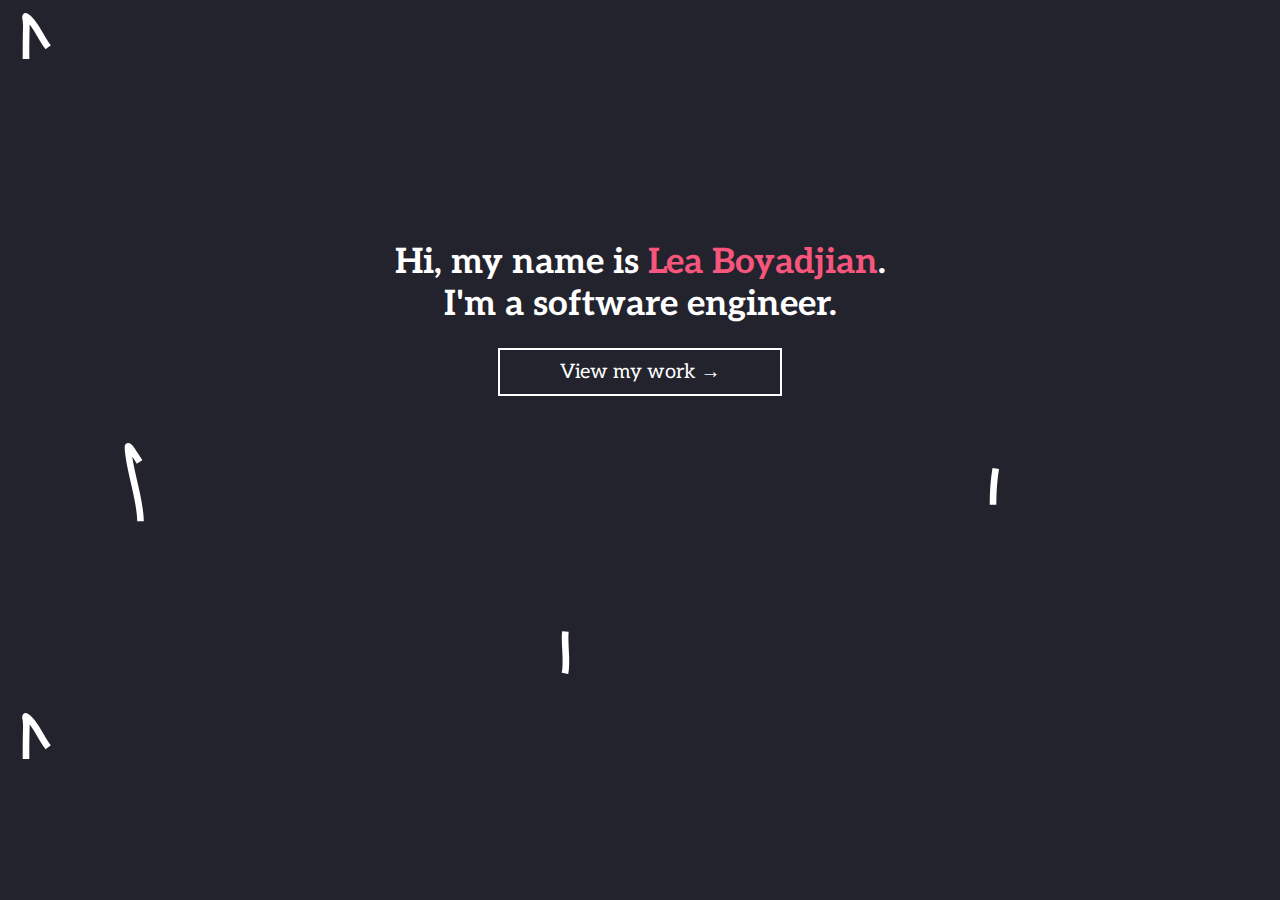
<file: index.html>
<!DOCTYPE html>
<html lang="en">
<head>
<meta charset="utf-8" />
<meta name="viewport" content="width=device-width, initial-scale=1.0">
    <title>Lea Boyadjian</title>
    <link href="assests/css/index_stylesheet.css" rel="stylesheet" type="text/css">
    <link href='https://fonts.googleapis.com/css?family=Aleo' rel='stylesheet'>
    <link rel="shortcut icon" href="favicon.png">
</head>
<body>

<div id="center"> 
    <h1 id="title"> Hi, my name is <span id="name"> Lea Boyadjian</span>. <br> I'm a software engineer.</h1>
    <a class="ghost-button" href="about.html">View my work →</a>
</div>
    
</body>
</html>
</file>
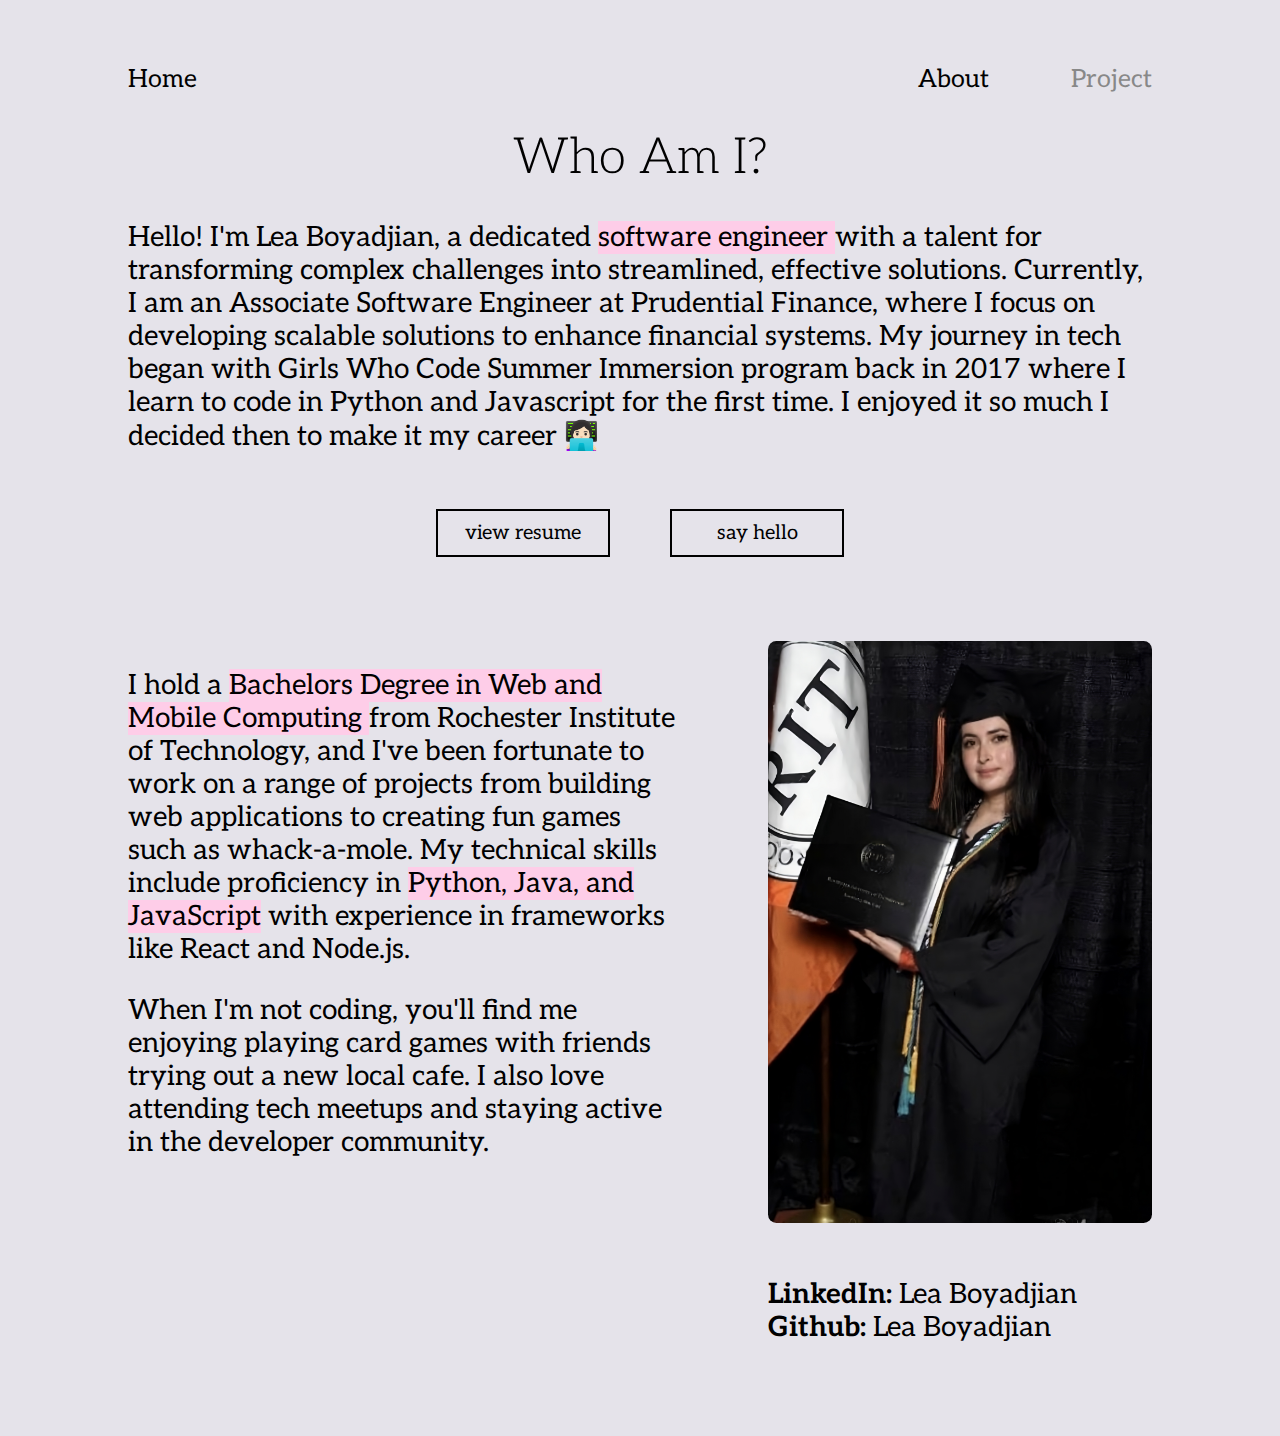
<file: about.html>
<!DOCTYPE html>
<html lang="en">
<head>
<meta charset="utf-8" />
    <title>About Me</title>
    <link href="assests/css/about_stylesheet.css" rel="stylesheet" type="text/css">
    <link href="https://fonts.googleapis.com/css2?family=Aleo:wght@300&display=swap" rel="stylesheet">
    <link rel="shortcut icon" href="favicon.png">
</head>
<body>
    
    
<div id="wrapper">
<!--    my nav bar-->
    <nav>
        <div id="home"> 
            <a href="index.html">Home</a>
        </div>
        <div id="links">
            <a href="about.html" id="active">About</a>
            <a href="portfolio.html">Project</a>
        </div>
    </nav>
    
    
    <h1 class="heading"> Who Am I?</h1>
    <div class="intro">
        <p> 
            Hello! I'm Lea Boyadjian, a dedicated <mark> software engineer </mark> with a talent for 
            transforming complex challenges into streamlined, effective solutions. 
            Currently, I am an Associate Software Engineer at Prudential Finance, where I 
            focus on developing scalable solutions to enhance financial systems. 
            My journey in tech began with Girls Who Code Summer Immersion program back in 2017
             where I learn to code in Python and Javascript for the first time. 
             I enjoyed it so much I decided then to make it my career 👩🏻‍💻
        </p>  
<!--    the buttons-->
        <div id="external">
            <a href="assests/pdf/resume.pdf" id="resume"> view resume</a>
            <a href="mailto:lea.a.boyadjian@gmail.com" id="email"> say hello</a>
        </div>
        
        <div id="aboutWrapper">
            <div id="bio">
                <p>
                    I hold a <mark> Bachelors Degree in Web and Mobile Computing </mark> from 
                    Rochester Institute of Technology, and I've been fortunate to work on a 
                    range of projects from building web applications to creating fun games such as whack-a-mole.
                     My technical skills include proficiency in <mark>Python, Java, and JavaScript</mark> with experience 
                     in frameworks like React and Node.js.  
                </p>
                
                <p> 
                    When I'm not coding, you'll find me enjoying playing card games with friends trying out a new local cafe.
                     I also love attending tech meetups and staying active in the developer community.
                </p>
            </div>
            <div id="social">
                <img id="portrait" src="assests/media/me.jpeg" alt="Lea Boyadjian">
                <p>
                <b>LinkedIn:</b>
                <a href="https://www.linkedin.com/in/lea-boyadjian/">Lea Boyadjian</a>
                <br>
                <b>Github:</b>
                <a href="https://github.com/lb5255">Lea Boyadjian</a>
                </p>
            </div>
<!--closes the about wrapper-->
        </div>
<!--closes the intro tag  -->
    </div> 
<!--closes the wrapper tag-->
</div>
</body>
</html>
</file>
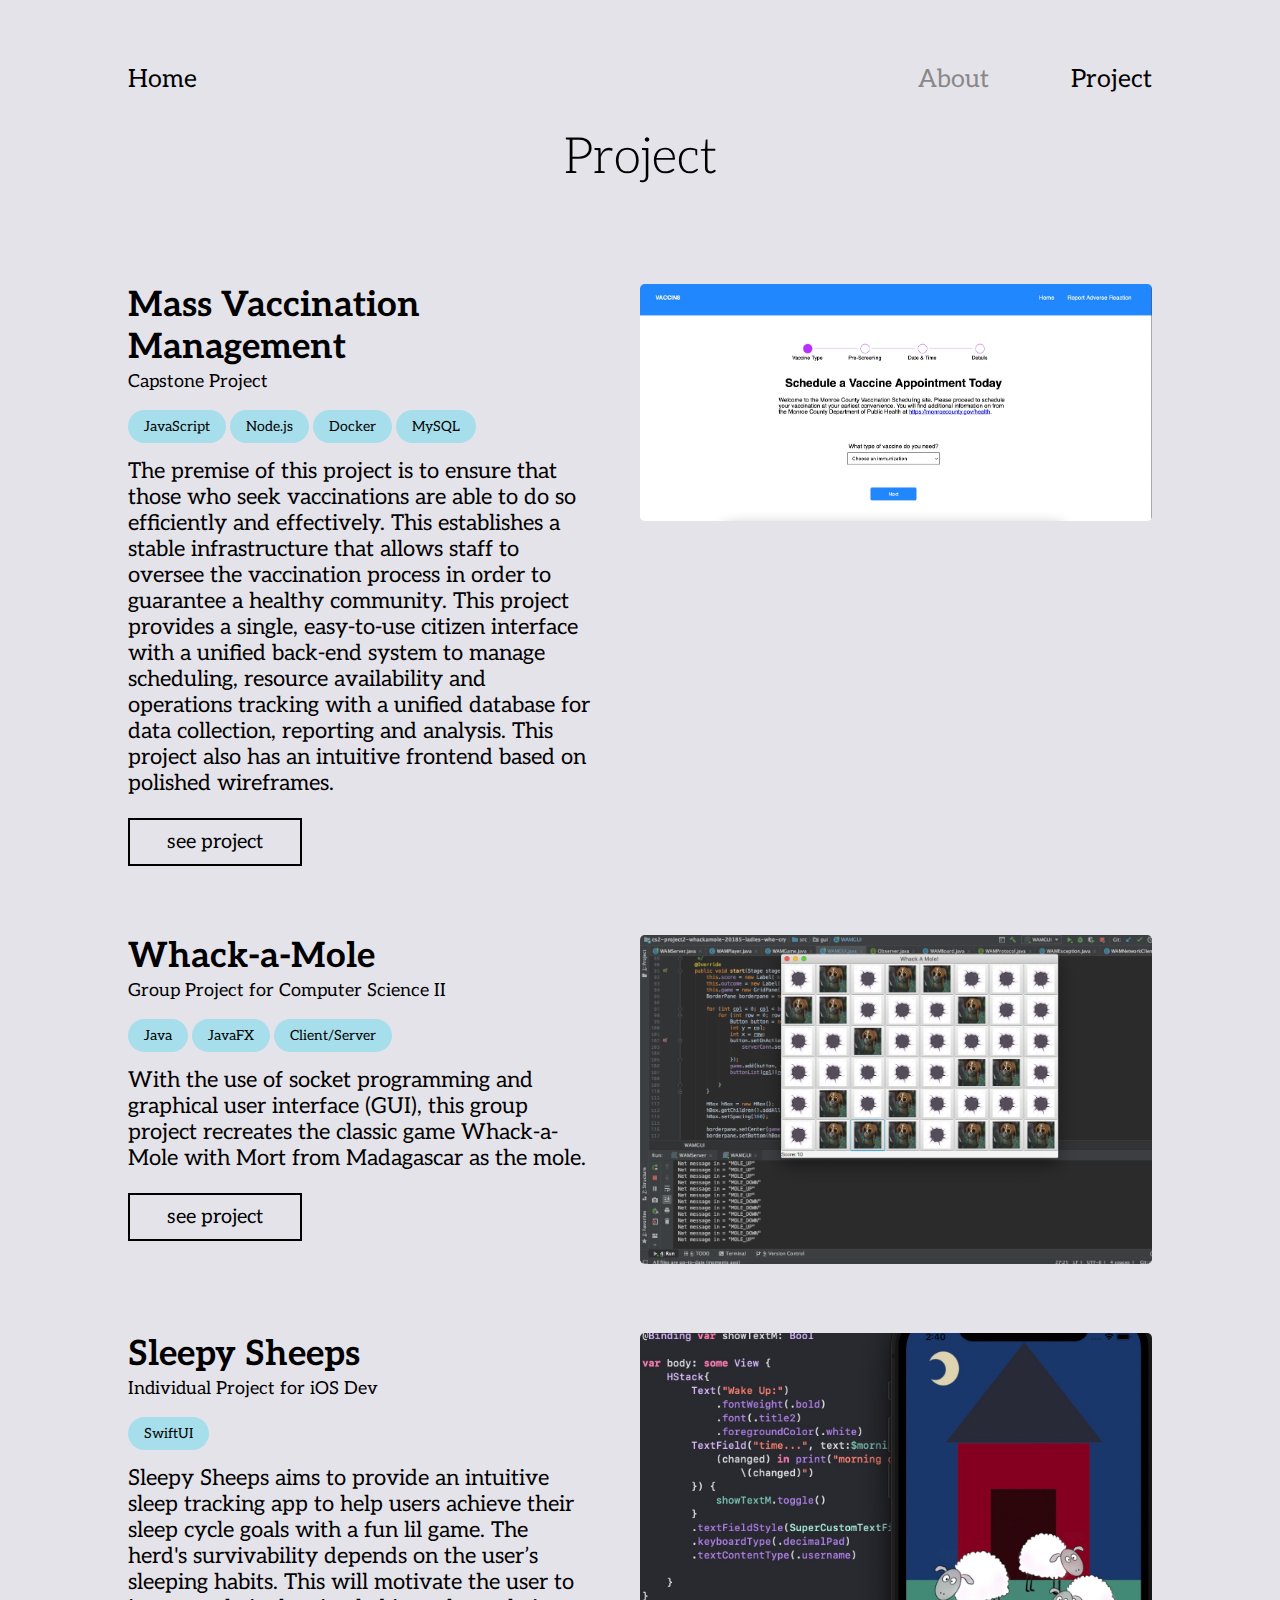
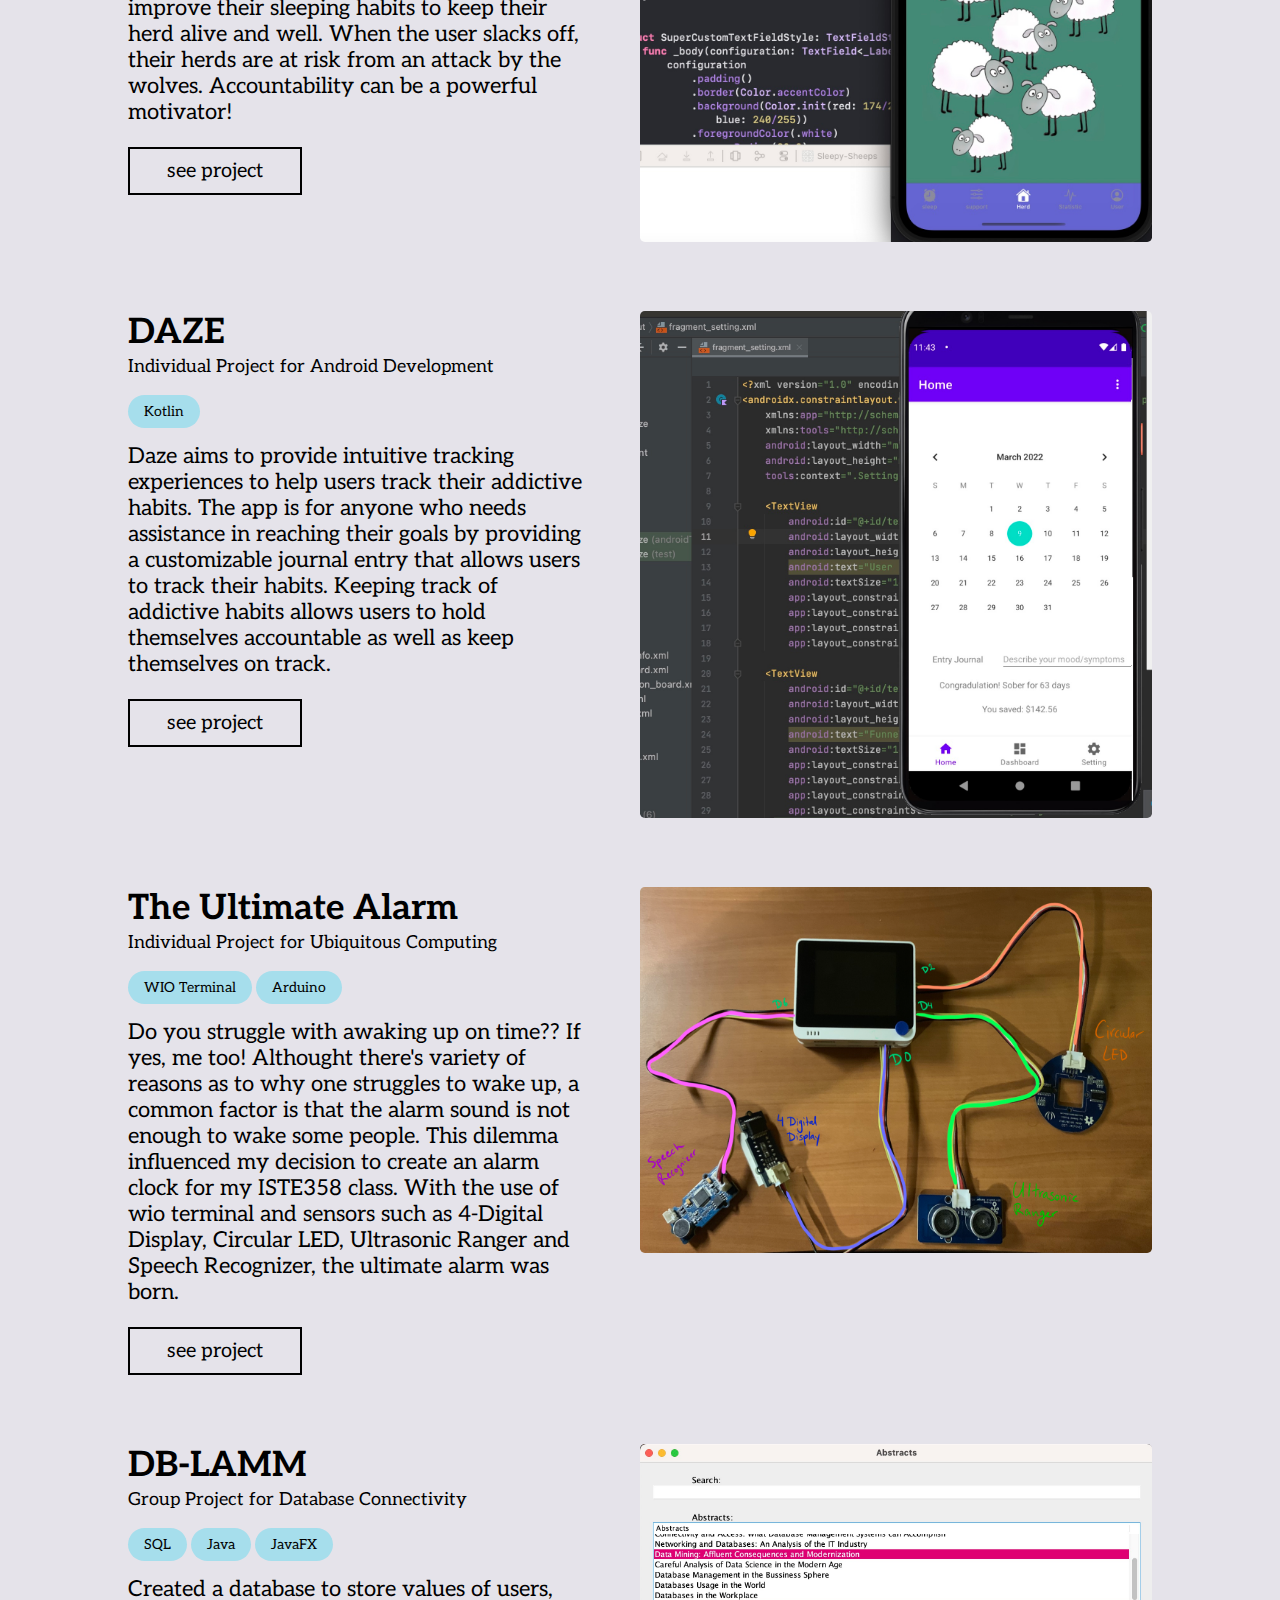
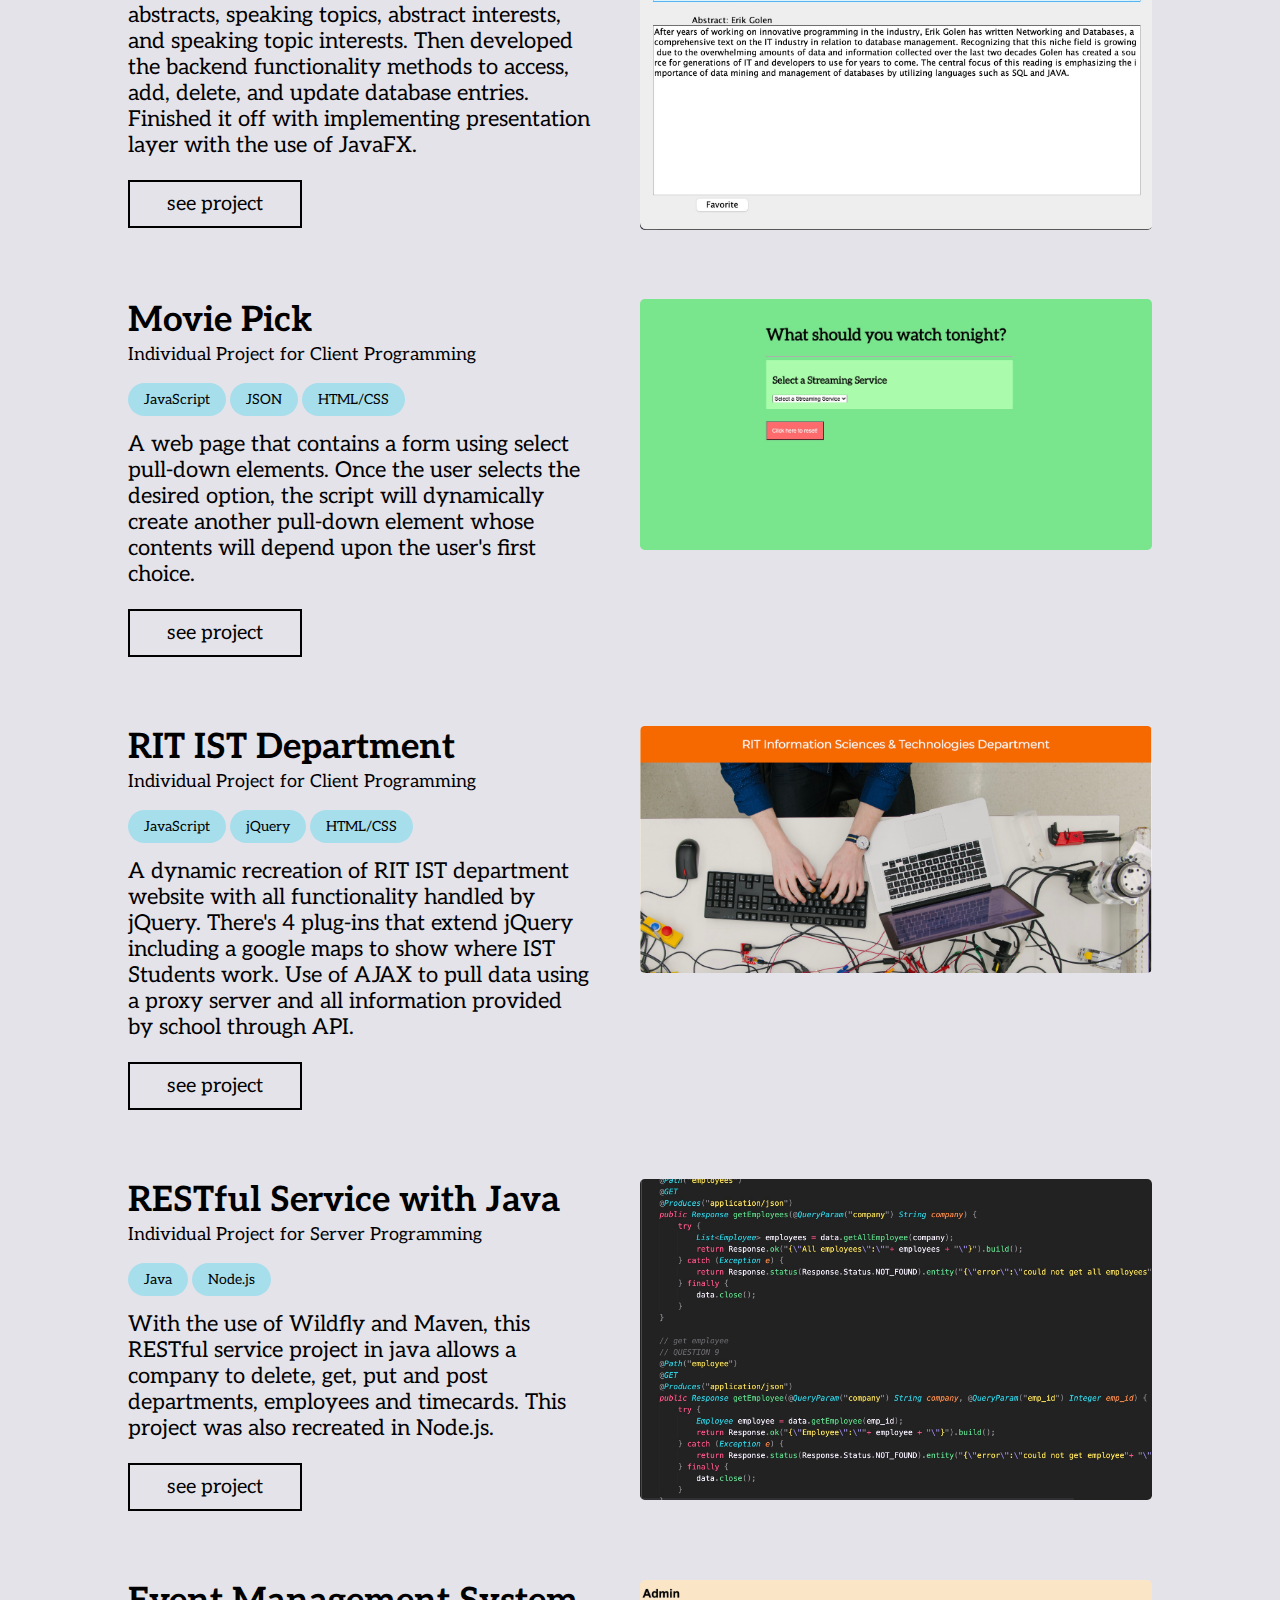
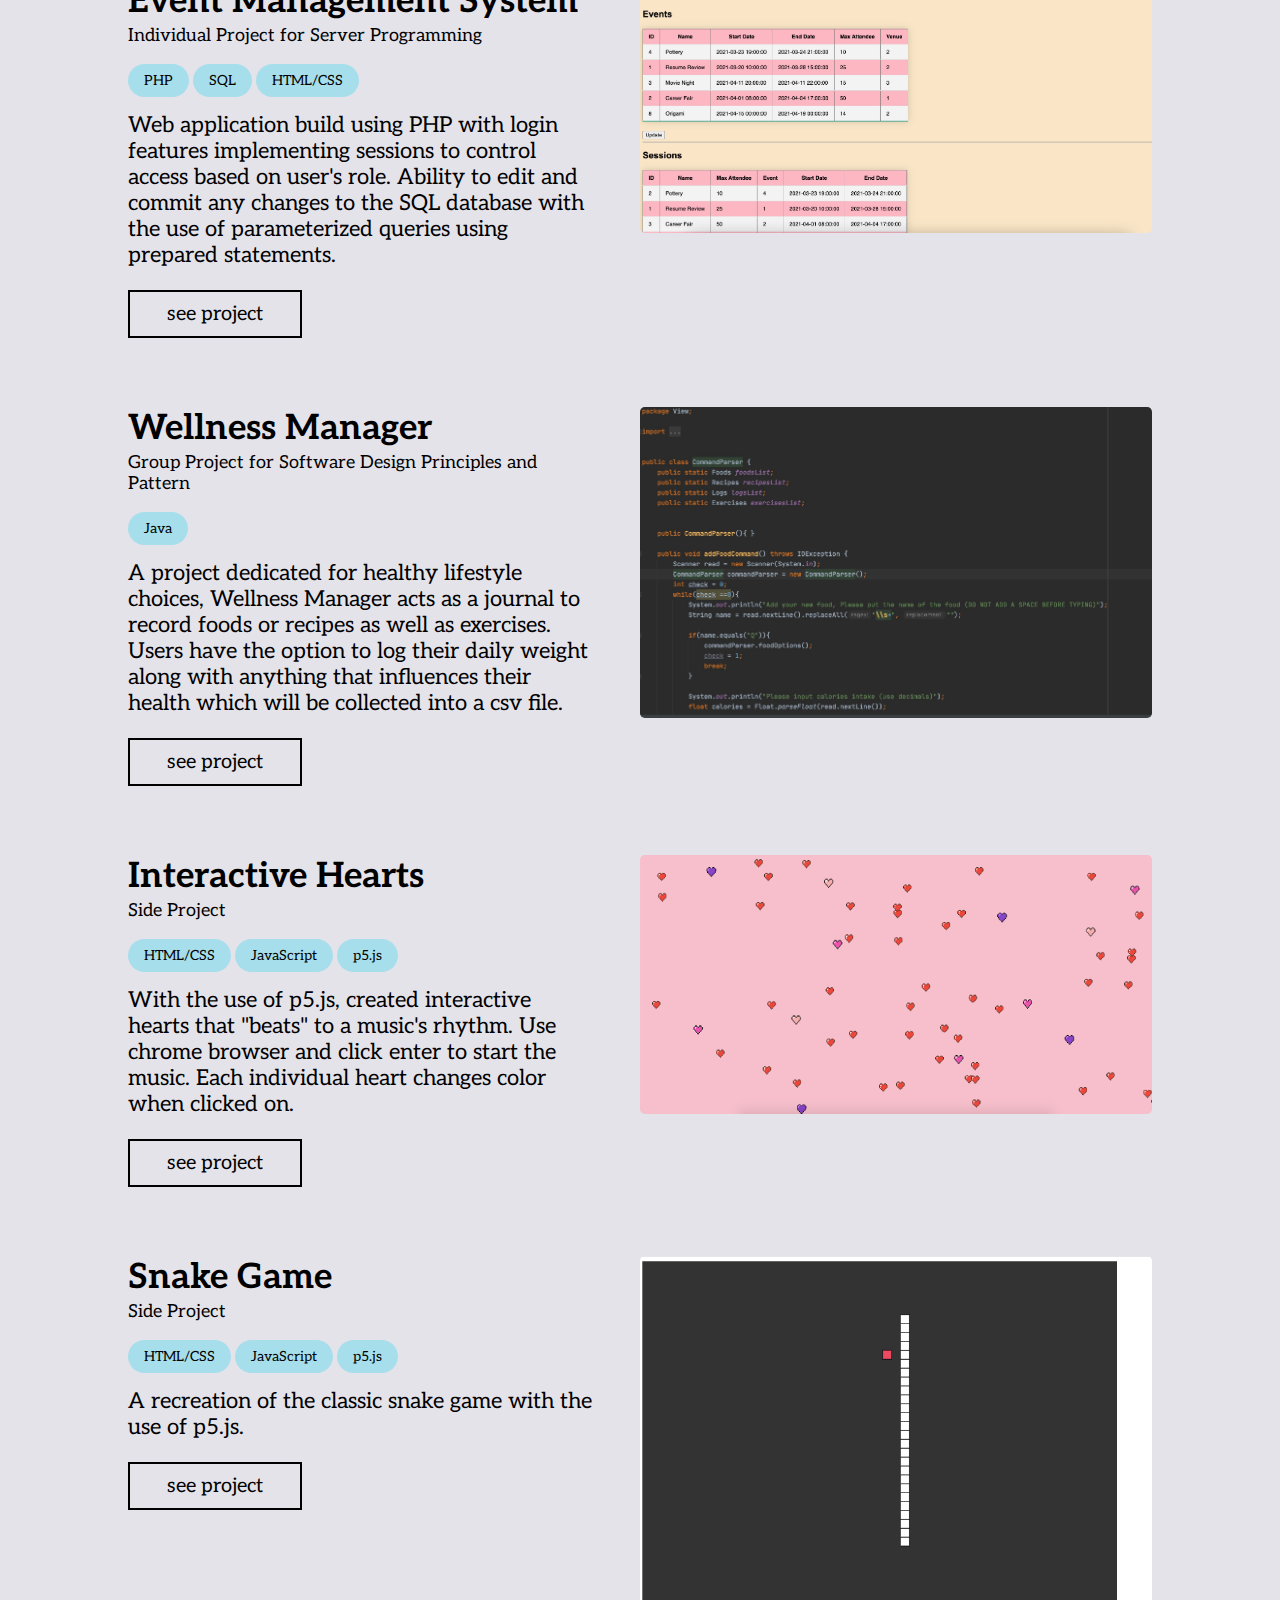
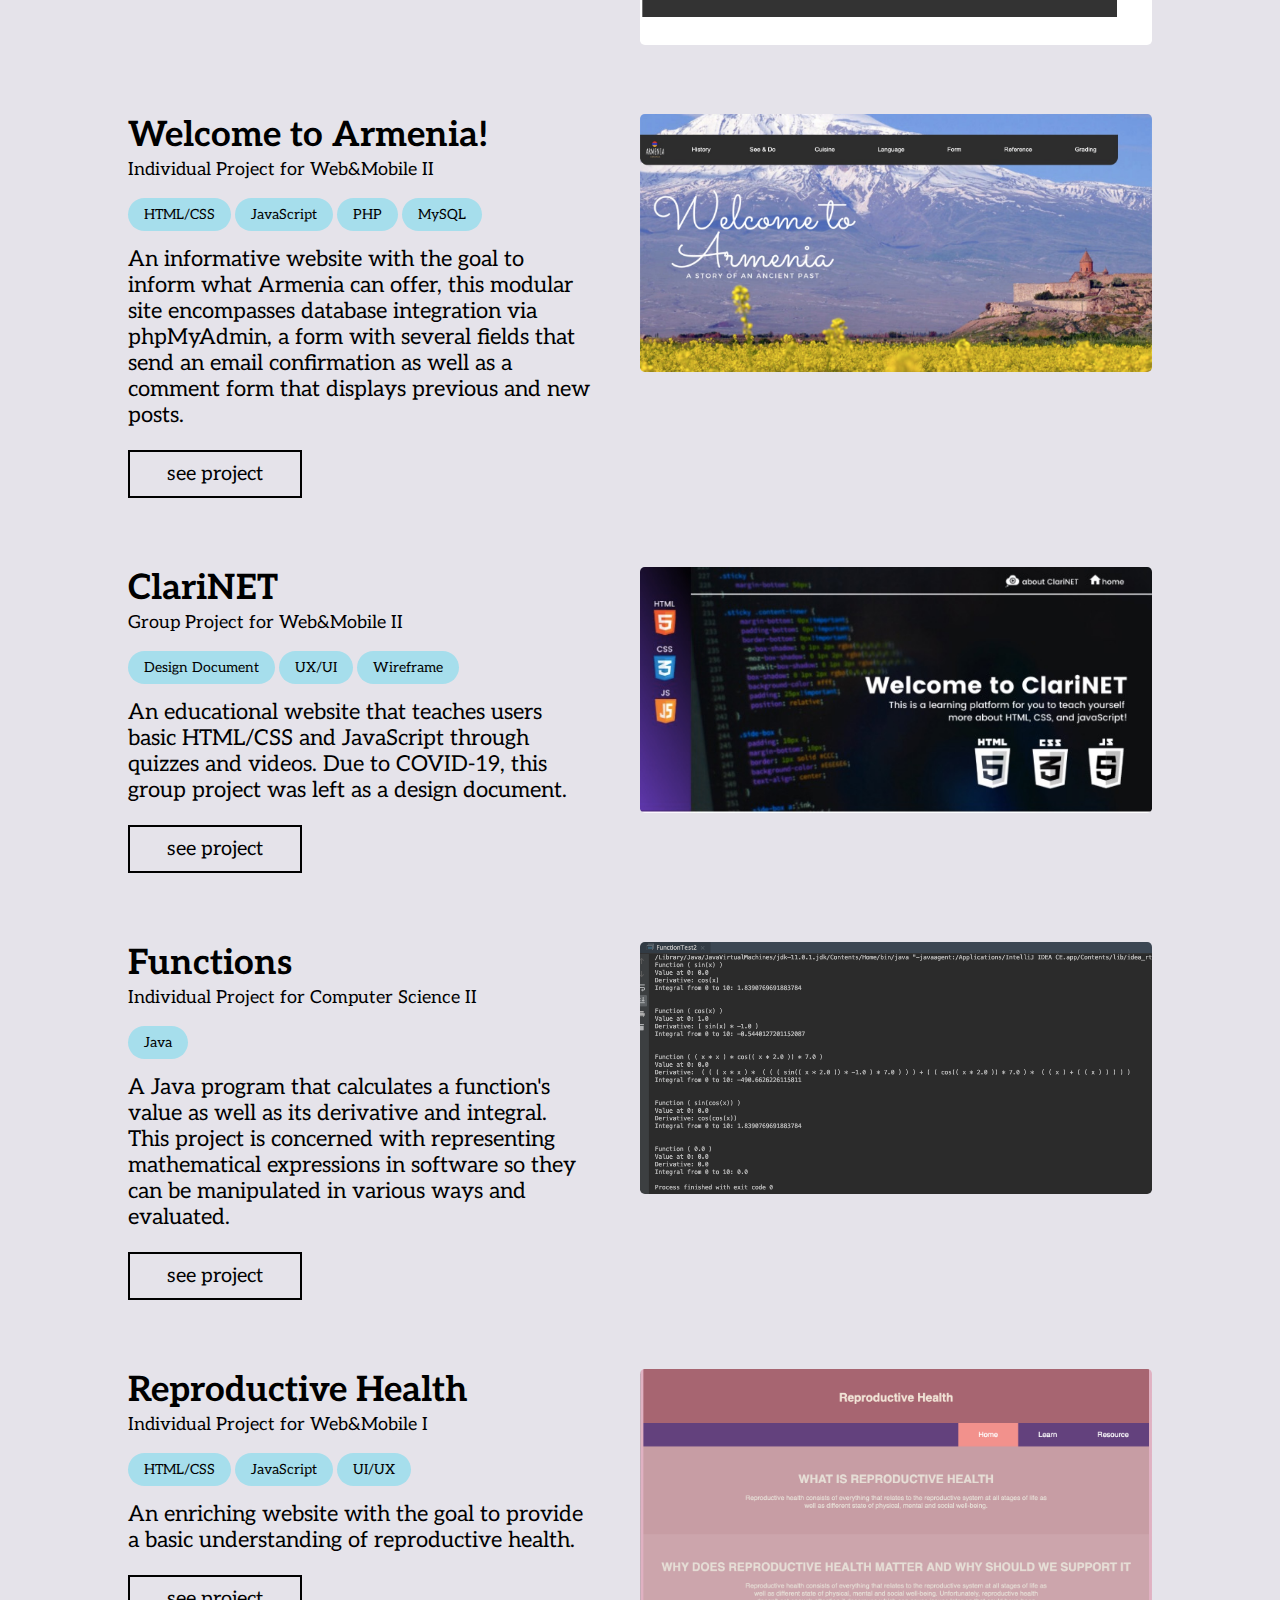
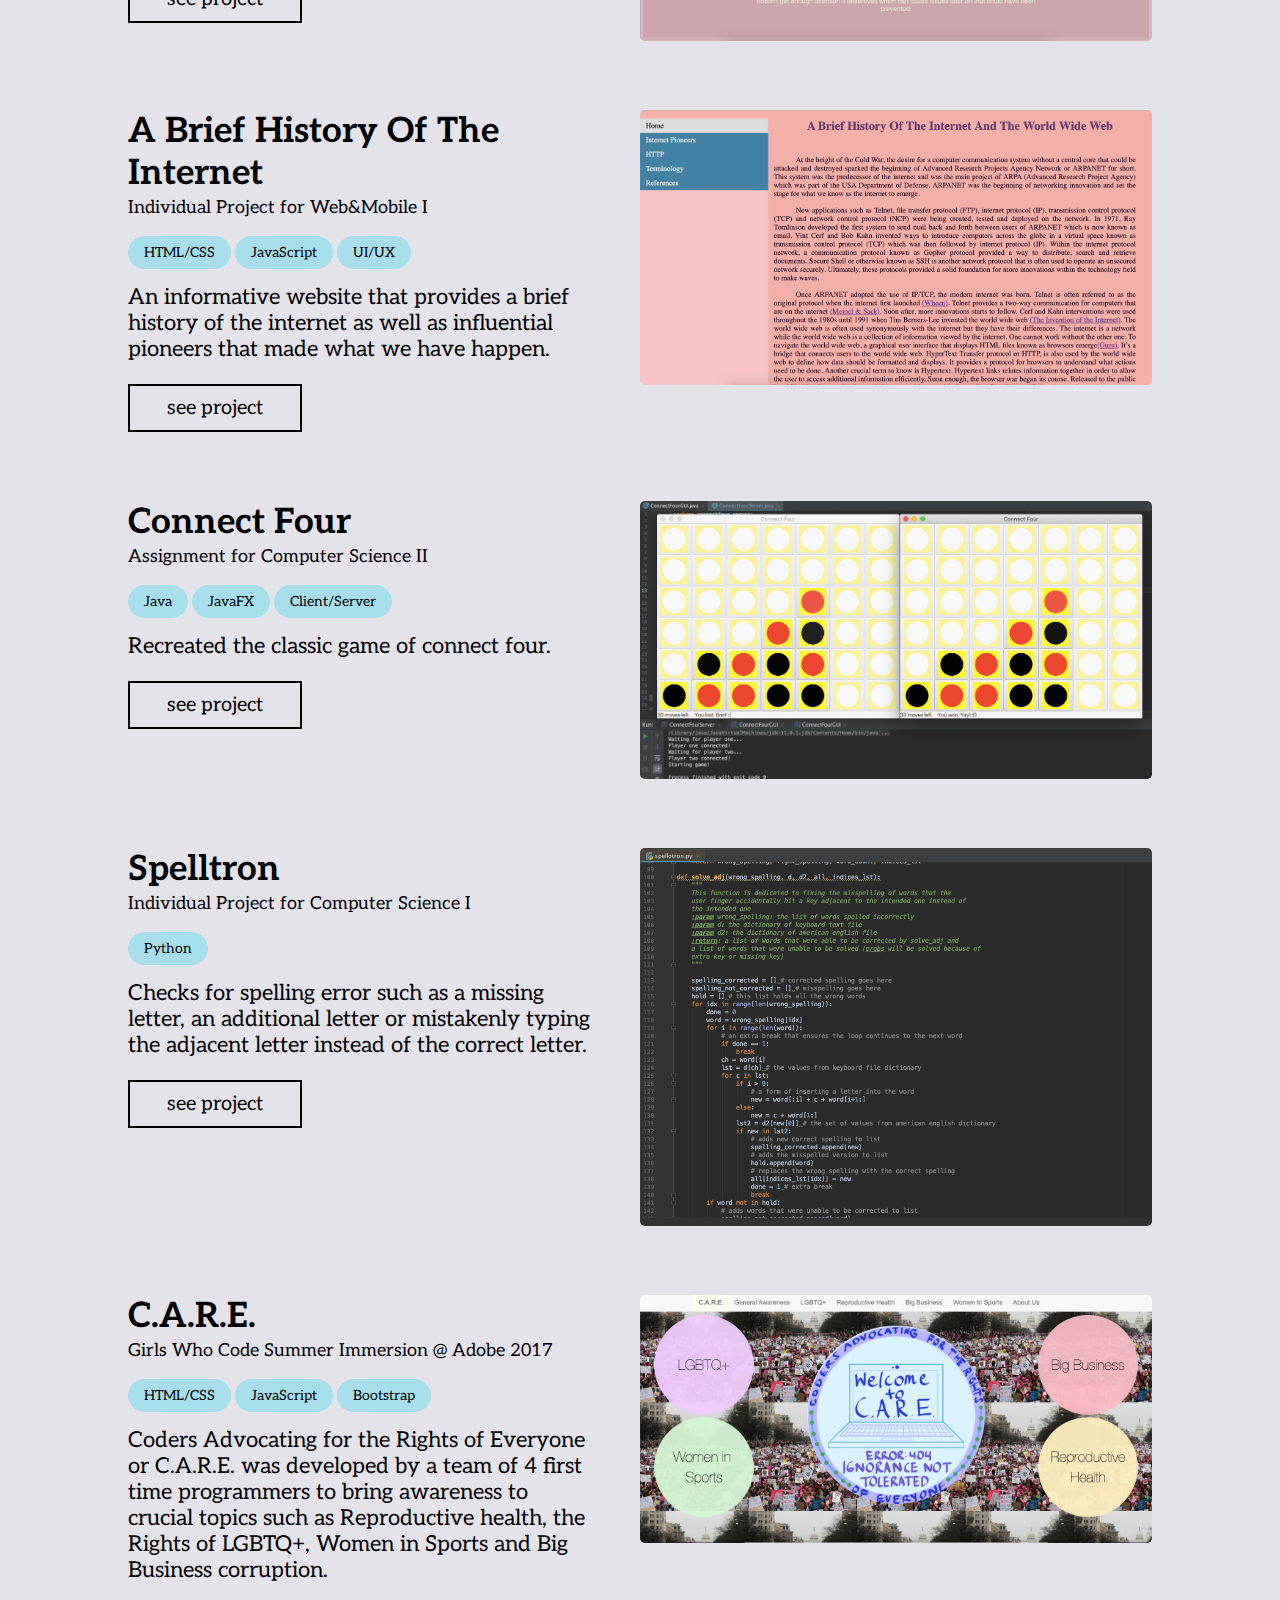
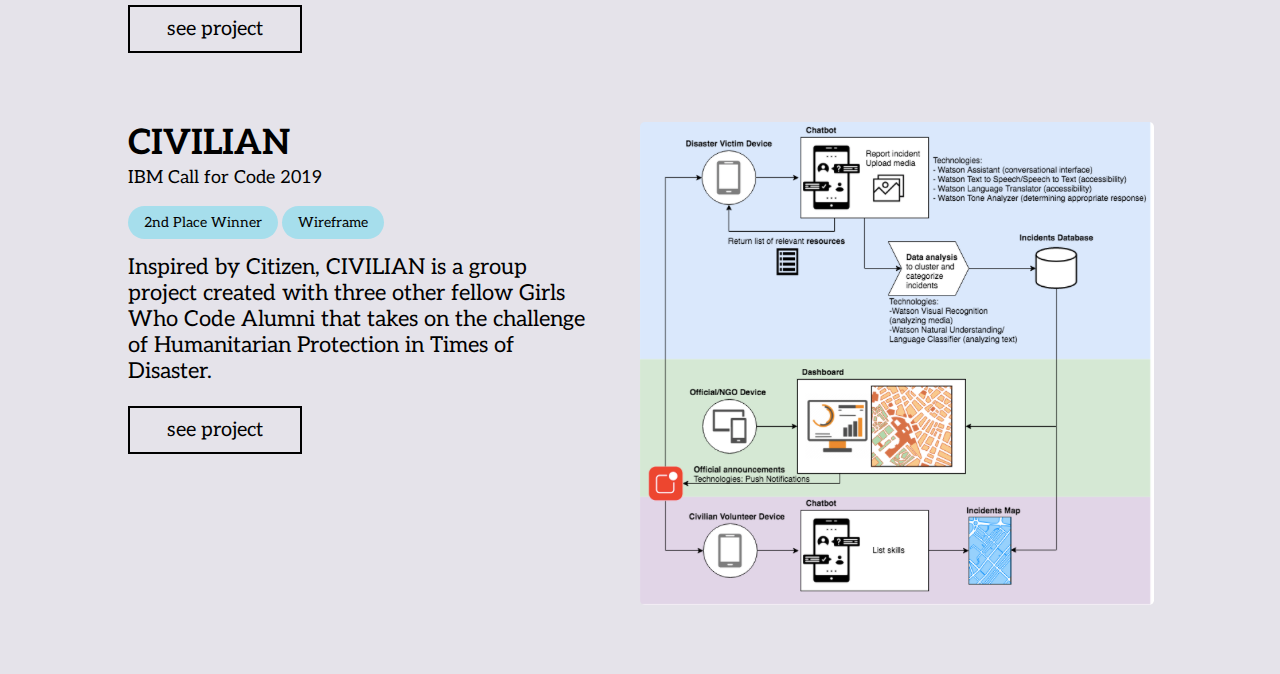
<file: portfolio.html>
<!DOCTYPE html>
<html lang="en">
<head>
<meta charset="utf-8" />
    <title>Project</title>
    <link href="assests/css/portfolio_stylesheet.css" rel="stylesheet" type="text/css">
    <link href="https://fonts.googleapis.com/css2?family=Aleo:wght@300&display=swap" rel="stylesheet">    
    <link rel="shortcut icon" href="favicon.png">
</head>
<body>
    
<div id="wrapper">
<!--    the navigation bar-->
    <nav>
        <div id="home"> 
            <a href="index.html">Home</a>
        </div>
        <div id="links">
            <a style="color:#888" href="about.html">About</a>
            <a style="color:black" href="portfolio.html">Project</a>
        </div>
    </nav>
    
    <h1 class="heading"> Project</h1>
<!--    this div has all the projects-->
    <div id="projects">
        <div class="selectedProject">
<!--            left side of screen-->
            <div class="projectInfo">
                <div class="projectName">Mass Vaccination Management</div>
                <div class="projectBlur">Capstone Project</div>
                <div class="projectTags">
                    <item>JavaScript</item>
                    <item>Node.js</item>
                    <item>Docker</item>
                    <item>MySQL</item>
                </div>
                <div class="projectDesc"> 
                <p>The premise of this project is to ensure that those who seek vaccinations are able to do so efficiently and effectively. This establishes a stable infrastructure that allows staff to oversee the vaccination process in order to guarantee a healthy community. 
                    This project provides a single, easy-to-use citizen interface with a unified back-end system to manage 
                    scheduling, resource availability and operations tracking with a unified database for data 
                    collection, reporting and analysis. This project also has an intuitive frontend based on polished wireframes.</p>
                <a class="projectView" href=""> see project</a>
                </div>
            </div>
<!--            right side of screen-->
            <div class="projectImage">
                    <img class="projectPreview" src="assests/media/vaccine.jpg" alt="Vaccin8">
            </div>
        </div>

        <div class="selectedProject">
<!--            left side of screen-->
            <div class="projectInfo">
                <div class="projectName">Whack-a-Mole</div>
                <div class="projectBlur">Group Project for Computer Science II</div>
                <div class="projectTags">
                    <item>Java</item>
                    <item>JavaFX</item>
                    <item>Client/Server</item>
                </div>
                <div class="projectDesc"> 
                <p> With the use of socket programming and graphical user interface (GUI), this group project recreates the classic game Whack-a-Mole with Mort from Madagascar as the mole.</p>
                <a class="projectView" href="https://github.com/lb5255/whack-a-mole"> see project</a>
                </div>
            </div>
<!--            right side of screen-->
            <div class="projectImage">
                    <img class="projectPreview" src="assests/media/mole.png" alt="Whack-a-Mole">
            </div>
        </div>

        <div class="selectedProject">
            <!--            left side of screen-->
                        <div class="projectInfo">
                            <div class="projectName">Sleepy Sheeps</div>
                            <div class="projectBlur">Individual Project for iOS Dev</div>
                            <div class="projectTags">
                                <item>SwiftUI</item>
                            </div>
                            <div class="projectDesc"> 
                            <p> 
                                Sleepy Sheeps aims to provide an intuitive sleep tracking app to help users achieve their sleep cycle goals with a fun lil game. 
                                The herd's survivability depends on the user’s sleeping habits. This will motivate the user to improve their sleeping habits to keep their herd alive and well. When the user slacks off, their herds are at risk from an attack by the wolves. Accountability can be a powerful motivator!

                            </p>
                            <a class="projectView" href=""> see project</a>
                            </div>
                        </div>
            <!--            right side of screen-->
                        <div class="projectImage">
                                <img class="projectPreview" src="assests/media/sheep.jpg" alt="SHEEP">
                        </div>
                    </div>
        <div class="selectedProject">
            <!--            left side of screen-->
                        <div class="projectInfo">
                            <div class="projectName">DAZE</div>
                            <div class="projectBlur">Individual Project for Android Development</div>
                            <div class="projectTags">
                                <item>Kotlin</item>
                            </div>
                            <div class="projectDesc"> 
                            <p> Daze aims to provide intuitive tracking experiences to help users track their addictive habits. The app is for anyone who needs assistance in reaching their goals by providing a customizable journal entry that allows users to track their habits. Keeping track of addictive habits allows users to hold themselves accountable as well as keep themselves on track.

                            </p>
                            <a class="projectView" href=""> see project</a>
                            </div>
                        </div>
            <!--            right side of screen-->
                        <div class="projectImage">
                                <img class="projectPreview" src="assests/media/dazw.jpg" alt="DAZE">
                        </div>
                    </div>
        <div class="selectedProject">
            <!--            left side of screen-->
                        <div class="projectInfo">
                            <div class="projectName">The Ultimate Alarm</div>
                            <div class="projectBlur">Individual Project for Ubiquitous Computing</div>
                            <div class="projectTags">
                                <item>WIO Terminal</item>
                                <item>Arduino</item>
                            </div>
                            <div class="projectDesc"> 
                            <p>
                                Do you struggle with awaking up on time?? If yes, me too! Althought there's variety of reasons as to why one struggles to wake up, a common factor is that the alarm sound is not enough to wake some people. This dilemma influenced my decision to create an alarm clock for my ISTE358 class. With the use of wio terminal and sensors such as 4-Digital Display, Circular LED, Ultrasonic Ranger and Speech Recognizer, the ultimate alarm was born.
                            </p>
                            <a class="projectView" href=""> see project</a>
                            </div>
                        </div>
            <!--            right side of screen-->
                        <div class="projectImage">
                                <img class="projectPreview" src="assests/media/clock.jpg" alt="clock">
                        </div>
                    </div>
        <div class="selectedProject">
            <!--            left side of screen-->
                        <div class="projectInfo">
                            <div class="projectName">DB-LAMM</div>
                            <div class="projectBlur">Group Project for Database Connectivity</div>
                            <div class="projectTags">
                                <item>SQL</item>
                                <item>Java</item>
                                <item>JavaFX</item>
                            </div>
                            <div class="projectDesc"> 
                            <p> 
                                Created a database to store values of users, abstracts, speaking topics, 
                                abstract interests, and speaking topic interests. Then developed the backend functionality methods to access, add, delete, and update database entries. 
                                Finished it off with implementing presentation layer with the use of JavaFX.

                            </p>
                            <a class="projectView" href=""> see project</a>
                            </div>
                        </div>
            <!--            right side of screen-->
                        <div class="projectImage">
                                <img class="projectPreview" src="assests/media/abstract.jpg" alt="DB-LAMM">
                        </div>
                    </div>
        
        <div class="selectedProject">
<!--            left side of screen-->
            <div class="projectInfo">
                <div class="projectName">Movie Pick</div>
                <div class="projectBlur">Individual Project for Client Programming</div>
                <div class="projectTags">
                    <item>JavaScript</item>
                    <item>JSON</item>
                    <item>HTML/CSS</item>
                </div>
                <div class="projectDesc"> 
                <p> A web page that contains a form using select pull-down
                    elements. Once the user selects the desired option, the script will dynamically create
                    another pull-down element whose contents will depend upon the user's first choice. </p>
                <a class="projectView" href="http://solace.ist.rit.edu/~lb5255/ISTE340/Project1/"> see project</a>
                </div>
            </div>
<!--            right side of screen-->
            <div class="projectImage">
                    <img class="projectPreview" src="assests/media/movie.jpg" alt="Movie">
            </div>
        </div>
        
        <div class="selectedProject">
<!--            left side of screen-->
            <div class="projectInfo">
                <div class="projectName">RIT IST Department</div>
                <div class="projectBlur">Individual Project for Client Programming</div>
                <div class="projectTags">
                    <item>JavaScript</item>
                    <item>jQuery</item>
                    <item>HTML/CSS</item>
                </div>
                <div class="projectDesc"> 
                <p> A dynamic recreation of RIT IST department website with all functionality handled by jQuery. There's 4 plug-ins that extend jQuery including a google maps to show where IST Students work. Use of AJAX to pull data using a proxy server and all information provided by school through API.</p>
                <a class="projectView" href="https://github.com/lb5255/ISTE340/tree/main/Project2"> see project</a>
                </div>
            </div>
<!--            right side of screen-->
            <div class="projectImage">
                    <img class="projectPreview" src="assests/media/ritpage.jpg" alt="RITIST">
            </div>
        </div>

        <div class="selectedProject">
            <!--            left side of screen-->
                        <div class="projectInfo">
                            <div class="projectName">RESTful Service with Java</div>
                            <div class="projectBlur">Individual Project for Server Programming</div>
                            <div class="projectTags">
                                <item>Java</item>
                                <item>Node.js</item>
                            </div>
                            <div class="projectDesc"> 
                            <p> With the use of Wildfly and Maven, this RESTful service project in java allows a company to delete, get, put and post
                                departments, employees and timecards. This project was also recreated in Node.js.
                            </p>
                            <a class="projectView" href=""> see project</a>
                            </div>
                        </div>
            <!--            right side of screen-->
                        <div class="projectImage">
                                <img class="projectPreview" src="assests/media/restful.jpg" alt="restful">
                        </div>
                    </div>
        
                <div class="selectedProject">
        <!--            left side of screen-->
                    <div class="projectInfo">
                        <div class="projectName">Event Management System</div>
                        <div class="projectBlur">Individual Project for Server Programming</div>
                        <div class="projectTags">
                            <item>PHP</item>
                            <item>SQL</item>
                            <item>HTML/CSS</item>
                        </div>
                        <div class="projectDesc"> 
                        <p> Web application build using PHP with login features implementing sessions to control access based on user's role. 
                            Ability to edit and commit any changes to the SQL database with the use of parameterized queries using prepared statements.
                        </p>
                        <a class="projectView" href=""> see project</a>
                        </div>
                    </div>
        <!--            right side of screen-->
                    <div class="projectImage">
                            <img class="projectPreview" src="assests/media/adminweb.jpg" alt="eventmangement">
                    </div>
                </div>

                <div class="selectedProject">
            <!--            left side of screen-->
                        <div class="projectInfo">
                            <div class="projectName">Wellness Manager</div>
                            <div class="projectBlur">Group Project for Software Design Principles and Pattern</div>
                            <div class="projectTags">
                                <item>Java</item>
                            </div>
                            <div class="projectDesc"> 
                            <p> A project dedicated for healthy lifestyle choices, Wellness Manager acts as a journal to 
                                record foods or recipes as well as exercises. Users have the option to log their daily weight 
                                along with anything that influences their health which will be collected into a csv file.</p>
                            <a class="projectView" href="assests/pdf/preliminarydesign2.0.pdf"> see project</a>
                            </div>
                        </div>
            <!--            right side of screen-->
                        <div class="projectImage">
                                <img class="projectPreview" src="assests/media/wellness.jpg" alt="Wellness">
                        </div>
                </div>
                <div class="selectedProject">
        <!--            left side of screen-->
                    <div class="projectInfo">
                        <div class="projectName">Interactive Hearts</div>
                        <div class="projectBlur">Side Project</div>
                        <div class="projectTags">
                            <item>HTML/CSS</item>
                            <item>JavaScript</item>
                            <item>p5.js</item>
                        </div>
                        <div class="projectDesc"> 
                        <p>With the use of <a href="https://p5js.org/">p5.js</a>, created interactive hearts that "beats" to a music's rhythm. Use chrome browser and click enter to start the music. Each individual heart changes color when clicked on.</p>
                        <a class="projectView" href="https://people.rit.edu/lb5255/portfolio/hearts/"> see project</a>
                        </div>
                    </div>
        <!--            right side of screen-->
                    <div class="projectImage">
                            <img class="projectPreview" src="assests/media/heart.jpg" alt="Hearts">
                    </div>
                </div>

                <div class="selectedProject">
        <!--            left side of screen-->
                    <div class="projectInfo">
                        <div class="projectName">Snake Game</div>
                        <div class="projectBlur">Side Project</div>
                        <div class="projectTags">
                            <item>HTML/CSS</item>
                            <item>JavaScript</item>
                            <item>p5.js</item>
                        </div>
                        <div class="projectDesc"> 
                        <p> A recreation of the classic snake game with the use of <a href="https://p5js.org/">p5.js</a>.</p>
                        <a class="projectView" href="https://people.rit.edu/lb5255/portfolio/snake/"> see project</a>
                        </div>
                    </div>
        <!--            right side of screen-->
                    <div class="projectImage">
                            <img class="projectPreview" src="assests/media/snake.png" alt="snake">
                    </div>
                </div> 
        <div class="selectedProject">
<!--            left side of screen-->
            <div class="projectInfo">
                <div class="projectName">Welcome to Armenia!</div>
                <div class="projectBlur">Individual Project for Web&amp;Mobile II</div>
                <div class="projectTags">
                    <item>HTML/CSS</item>
                    <item>JavaScript</item>
                    <item>PHP</item>
                    <item>MySQL</item>
                </div>
                <div class="projectDesc"> 
                <p> An informative website with the goal to inform what Armenia can offer, this modular site encompasses database integration via phpMyAdmin, a form with several fields that send an email confirmation as well as a comment form that displays previous and new posts. </p>
                <a class="projectView" href="https://people.rit.edu/lb5255/"> see project</a>
                </div>
            </div>
<!--            right side of screen-->
            <div class="projectImage">
                    <img class="projectPreview" src="assests/media/welcometoarmenia.jpg" alt="Welcome to Armenia!">
            </div>
        </div>

        
        <div class="selectedProject">
<!--            left side of screen-->
            <div class="projectInfo">
                <div class="projectName">ClariNET</div>
                <div class="projectBlur">Group Project for Web&amp;Mobile II</div>
                <div class="projectTags">
                    <item>Design Document</item>
                    <item>UX/UI</item>
                    <item>Wireframe</item>
                </div>
                <div class="projectDesc"> 
                <p> An educational website that teaches users basic HTML/CSS and JavaScript through quizzes and videos. Due to COVID-19, this group project was left as a design document. </p>
                <a class="projectView" href="assests/pdf/Minhaz_Boyadjian_Mera_Kuang_Hagan_DESIGNDOC.pdf"> see project</a>
                </div>
            </div>
<!--            right side of screen-->
            <div class="projectImage">
                    <img class="projectPreview" src="assests/media/clarinet.jpg" alt="ClariNET">
            </div>
        </div>
        
        <div class="selectedProject">
<!--            left side of screen-->
            <div class="projectInfo">
                <div class="projectName">Functions</div>
                <div class="projectBlur">Individual Project for Computer Science II</div>
                <div class="projectTags">
                    <item>Java</item>
                </div>
                <div class="projectDesc"> 
                <p> A Java program that calculates a function's value as well as its derivative and integral. This project is concerned with representing mathematical expressions in software so they can be manipulated in various ways and evaluated.</p>
                <a class="projectView" href="https://github.com/lb5255/functions"> see project</a>
                </div>
            </div>
<!--            right side of screen-->
            <div class="projectImage">
                    <img class="projectPreview" src="assests/media/functions.png" alt="Functions">
            </div>
        </div>
        
        <div class="selectedProject">
<!--            left side of screen-->
            <div class="projectInfo">
                <div class="projectName">Reproductive Health</div>
                <div class="projectBlur">Individual Project for Web&amp;Mobile I</div>
                <div class="projectTags">
                    <item>HTML/CSS</item>
                    <item>JavaScript</item>
                    <item>UI/UX</item>
                </div>
                <div class="projectDesc"> 
                <p> An enriching website with the goal to provide a basic understanding of reproductive health.</p>
                <a class="projectView" href="https://people.rit.edu/lb5255/portfolio/project3/"> see project</a>
                </div>
            </div>
<!--            right side of screen-->
            <div class="projectImage">
                    <img class="projectPreview" src="assests/media/reproductive_health.jpg" alt="Reproductive Health">
            </div>
        </div>
                
        <div class="selectedProject">
<!--            left side of screen-->
            <div class="projectInfo">
                <div class="projectName">A Brief History Of The Internet</div>
                <div class="projectBlur">Individual Project for Web&amp;Mobile I</div>
                <div class="projectTags">
                    <item>HTML/CSS</item>
                    <item>JavaScript</item>
                    <item>UI/UX</item>
                </div>
                <div class="projectDesc"> 
                <p>An informative website that provides a brief history of the internet as well as influential pioneers that made what we have happen.</p>
                <a class="projectView" href="https://people.rit.edu/lb5255/portfolio/project2/"> see project</a>
                </div>
            </div>
<!--            right side of screen-->
            <div class="projectImage">
                    <img class="projectPreview" src="assests/media/brief_history.jpg" alt="A Brief History Of The Internet">
            </div>
        </div> 
        
        <div class="selectedProject">
<!--            left side of screen-->
            <div class="projectInfo">
                <div class="projectName">Connect Four</div>
                <div class="projectBlur">Assignment for Computer Science II</div>
                <div class="projectTags">
                    <item>Java</item>
                    <item>JavaFX</item>
                    <item>Client/Server</item>
                </div>
                <div class="projectDesc"> 
                <p> Recreated the classic game of connect four.</p>
                <a class="projectView" href="https://github.com/lb5255/Connect-Four"> see project</a>
                </div>
            </div>
<!--            right side of screen-->
            <div class="projectImage">
                    <img class="projectPreview" src="assests/media/connect.png" alt="Connect Four">
            </div>
        </div>
        
        <div class="selectedProject">
<!--            left side of screen-->
            <div class="projectInfo">
                <div class="projectName">Spelltron</div>
                <div class="projectBlur">Individual Project for Computer Science I</div>
                <div class="projectTags">
                    <item>Python</item>
                </div>
                <div class="projectDesc"> 
                <p> Checks for spelling error such as a missing letter, an additional letter or mistakenly typing the adjacent letter instead of the correct letter.</p>
                <a class="projectView" href=""> see project</a>
                </div>
            </div>
<!--            right side of screen-->
            <div class="projectImage">
                    <img class="projectPreview" src="assests/media/spelltron.png" alt="Spelltron">
            </div>
        </div>
        
        <div class="selectedProject">
<!--            left side of screen-->
            <div class="projectInfo">
                <div class="projectName">C.A.R.E.</div>
                <div class="projectBlur">Girls Who Code Summer Immersion @ Adobe 2017</div>
                <div class="projectTags">
                    <item>HTML/CSS</item>
                    <item>JavaScript</item>
                    <item>Bootstrap</item>
                </div>
                <div class="projectDesc"> 
                <p> Coders Advocating for the Rights of Everyone or C.A.R.E. was developed by a team of 4 first time programmers to bring awareness to crucial topics such as Reproductive health, the Rights of LGBTQ+, Women in Sports and Big Business corruption.  </p>
                <a class="projectView" href="https://gwc-care.herokuapp.com/HomePage.html"> see project</a>
                </div>
            </div>
<!--            right side of screen-->
            <div class="projectImage">
                    <img class="projectPreview" src="assests/media/care.png" alt="CARE">
            </div>
        </div>  
        
               
        <div class="selectedProject">
<!--            left side of screen-->
            <div class="projectInfo">
                <div class="projectName">CIVILIAN</div>
                <div class="projectBlur">IBM Call for Code 2019</div>
                <div class="projectTags">
                    <item>2nd Place Winner</item>
                    <item>Wireframe</item>
                </div>
                <div class="projectDesc"> 
                <p> Inspired by <a href="https://citizen.com">Citizen</a>, CIVILIAN is a group project created with three other fellow Girls Who Code Alumni that takes on the challenge of Humanitarian Protection in Times of Disaster. </p>
                <a class="projectView" href="assests/pdf/CIVILAIN.pdf"> see project</a>
                </div>
            </div>
<!--            right side of screen-->
            <div class="projectImage">
                    <img class="projectPreview1" src="assests/media/civilian.jpg" alt="CIVILIAN">
            </div>
        </div>
         
    </div>
    
<!--
    <br>
    
    <h1 class="heading"> Design</h1>
    <div id="designs">
        <div class="selectDesign">
            <img class="projectPreview" src="assests/media/cardsposter.png" alt="CardsAgainstHumanities">
            <img class="projectPreview" src="assests/media/GIS.png" alt="GIS">
            <img class="projectPreview" src="assests/media/jeopardy.png" alt="Jeopardy">
        </div>
        <div class="selectedLogo"> 
            <img class="projectPreview" src="assests/media/welcome_to_armenia_logo.png" alt="Welcome to Armenia Logo">
            <img class="projectPreview" src="assests/media/logo.png" alt="My Logo">


        </div>
    
    </div>
-->
    
</div>
</body>
</html>
</file>
<file: assests/css/index_stylesheet.css>
body {
    background-image: url("../media/background.svg");
    background-color: #23232e;
    font-family: 'Aleo';
    margin: 0;
    padding: 0;
}

#center {
    margin-top: 17%;
    display: flex; 
    flex-direction: column;
    justify-content: center; 
    align-items: center;
    align-content: center;
}

#title {
    font-size: 35px;
    color: white;
    text-align: center;
}

#name {
    font-size: 35px;
    color: #f7567c;
}

.ghost-button {
    font-size: 20px;
    display: inline-block;
    width: 260px;
    padding: 10px;
    color: white;
    border: 2px solid #fff;
    text-align: center;
    outline: none;
    text-decoration: none;
    transition: border-color 0.3s ease-out,
        color 0.3s ease-out;
}
.ghost-button:hover, 
.ghost-button:active {
    color: #66d8ed;
    border-color: #66d8ed;
    transition: border-color 0.4s ease-in,
        color 0.4s ease-in;
}

@media screen and (max-width: 1200px) {
    #center { margin-top: 25%;}
    
}

@media screen and (max-width: 800px) {
    #center { margin-top: 30%;}

}

@media screen and (max-width: 600px) {
    #center { margin-top: 36%;}
    #name { font-size: 30px}
    #title {font-size: 30px}
    .ghost-button {font-size: 20px;}
}

@media screen and (max-width: 480px) {
    #center { margin-top: 45%;}
    #name { font-size: 27px}
    #title {font-size: 27px}
    .ghost-button {font-size: 17px;}
}

@media screen and (max-width: 390px) {
    #center { margin-top: 45%;}
    #name { font-size: 24px}
    #title {font-size: 24px}
    .ghost-button {font-size: 17px;}
}

@media screen and (max-width: 320px) {
    #center { margin-top: 70%;}
    #name { font-size: 19px}
    #title {font-size: 19px}
    .ghost-button {
        font-size: 16px;
        width: 160px;
    }
}
</file>
<file: assests/css/about_stylesheet.css>
body {
    background-color: #e5e3ea;
    font-family: 'Aleo', serif;
}

.heading {
    display: flex;
    justify-content: center; 
    align-items: center;
    font-weight: 300;
    font-size: 50px;
}

.intro { font-size: 28px; }

mark { background-color: #FECDE8; }

a {
    text-decoration: none;
    color: black;
}

#wrapper {
    margin: 4em auto;
    width: 80vw;
}

nav {
    display: grid;
    grid-template-columns: 40vw 40vw;
    font-size: 25px;
}

#links { 
    text-align: right; 
}

#links a:first-child {
    margin-right: 3em;
    color: black;
}

#links a {
    color: #888;
}

#a.active {
    color: black;
}

a:hover {text-decoration: underline; }

#external {
    display: flex;
    justify-content: center; 
    align-items: center;
    margin-top: 2em;
    margin-bottom: 3em;
}

#resume {
    font-size: 20px;
    margin-right: 3em;
    display: inline-block;
    width: 150px;
    padding: 10px;
    color: black;
    border: 2px solid black;
    text-align: center;
    outline: none;
    text-decoration: none;
    transition: border-color 0.3s ease-out,
        color 0.3s ease-out;
}
#resume:hover, 
#resume:active {
    color: #f7567c;
    border-color: #f7567c;
    transition: border-color 0.4s ease-in,
        color 0.4s ease-in;
}

#email {
    font-size: 20px;
    display: inline-block;
    width: 150px;
    padding: 10px;
    color: black;
    border: 2px solid black;
    text-align: center;
    outline: none;
    text-decoration: none;
    transition: border-color 0.3s ease-out,
        color 0.3s ease-out;
}
#email:hover, 
#email:active {
    color: #f7567c;
    border-color: #f7567c;
    transition: border-color 0.4s ease-in,
        color 0.4s ease-in;
}

#aboutWrapper {
    display:grid;
    grid-template-columns:50vw 30vw;
}

#bio {
    padding-right:3em;
}

#portrait {
    width:100%;
    margin-bottom:.7em;
    border-radius:.3em;
}


@media only screen and (max-width: 950px) {
    #aboutWrapper {
        display:grid;
        grid-template-rows: auto auto;
        grid-template-columns: 80vw;
    }
    
    #bio {
        padding-right:0;
    }
    
    #portrait {
        width: 393px;
    }
}
@media screen and (max-width: 700px) {
    nav { font-size: 18px;}
    #links a:first-child { margin-right: 1em;}
    .intro { font-size: 20px;}
    #portrait {
        width: 281px;
    }
}
</file>
<file: assests/css/portfolio_stylesheet.css>
body {
    background-color: #e5e3ea;
    font-family: 'Aleo', serif;
}

.heading {
    display: flex;
    justify-content: center; 
    align-items: center;
    font-weight: 300;
    font-size: 50px;
}

mark { background-color: #FECDE8; }

a {
    text-decoration: none;
    color: black;
}

#wrapper {
    margin: 4em auto;
    width: 80vw;
}

nav {
    display: grid;
    grid-template-columns: 40vw 40vw;
    font-size: 25px;
}

#links { 
    text-align: right; 
}

#links a:first-child {
    margin-right: 3em;
    color: black;
}

#links a {
    color: #888;
}

#a.active {
    color: black;
}

a:hover {text-decoration: underline; }

#projects{
    margin-top: 6em;
}

#designs{
    margin-top: 4em;
}

.selectDesign{
    display:grid;
    grid-template-columns: 33% 33% 33%;
}

.selectedLogo{
    display:grid;
    grid-template-columns: 50% 50%;
}

.selectedProject{
    margin-bottom: 4em;
    display:grid;
    grid-template-columns: 50% 50%;
}

.projectInfo {
    padding-right:3em;
}

.projectName {
    font-weight:700;
    font-size: 35px;
    margin-bottom: 3px;
}

.projectBlur{
    font-size: 18px;
    margin-bottom: 25px;
}

.projectTags {
    display: block;
    margin-bottom: 1em;
}

.projectTags item {
    background: #A6DEEC;
    font-size: 14px;
    padding:8px 16px;
    border-radius: 64px;
    border-top: 50px;
}


.projectDesc{
    font-size: 22px;
    margin-bottom: 5px;
}

.projectView{
    font-size: 20px;
    display: inline-block;
    text-decoration: none;
    width: 150px;
    padding: 10px;
    color: black;
    border: 2px solid black;
    text-align: center;
    outline: none;
    text-decoration: none;
    transition: border-color 0.3s ease-out,
        color 0.3s ease-out;
}
.projectView:hover, 
.projectView:active {
    color: #f7567c;
    border-color: #f7567c;
    text-decoration: none;
    transition: border-color 0.4s ease-in,
        color 0.4s ease-in;
}

.projectPreview {
    width:100%;
    border-radius:.3em;
}

.projectPreview1 {
    border-radius:.3em;
}

@media only screen and (max-width: 1100px) {
    .projectPreview1 {
        width: 420px;
    }
}

@media only screen and (max-width: 950px) {
    .selectedProject {
        display:grid;
        grid-template-rows: auto;
        grid-template-columns: 80vw;
    }

    .projectPreview{
        margin-top:2.3em;
    }
    
    .projectPreview1 {
        margin-top:2.3em;
        width: 100%;
    }

}

@media screen and (max-width: 700px) {
    nav { font-size: 18px;}
    #links a:first-child { margin-right: 1em;}
    .projectDesc { font-size: 18px;}
    .projectBlur { font-size: 14px;}
    .projectName { font-size: 30px;}
    .projectTags item { font-size: 13px; }
    .projectView { 
        width: 100px;
        font-size: 15px;
    }
}
</file>
